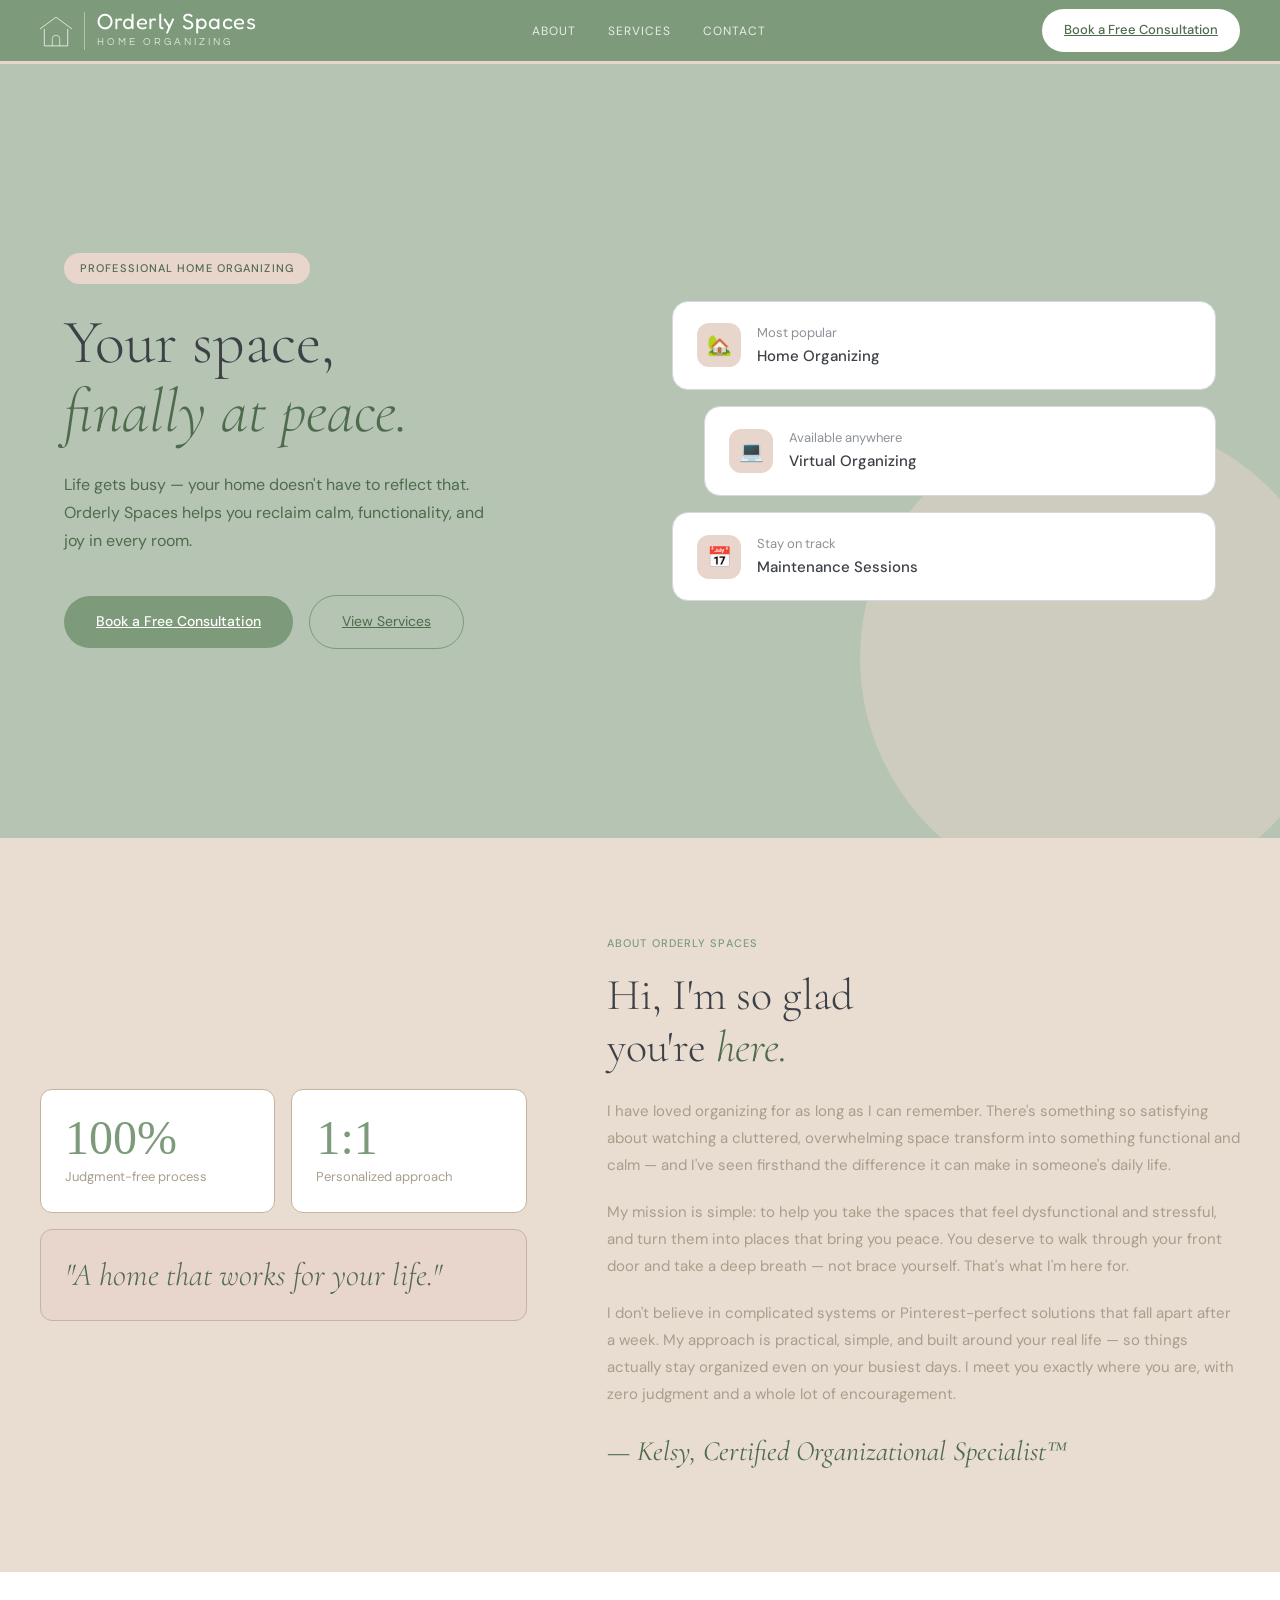
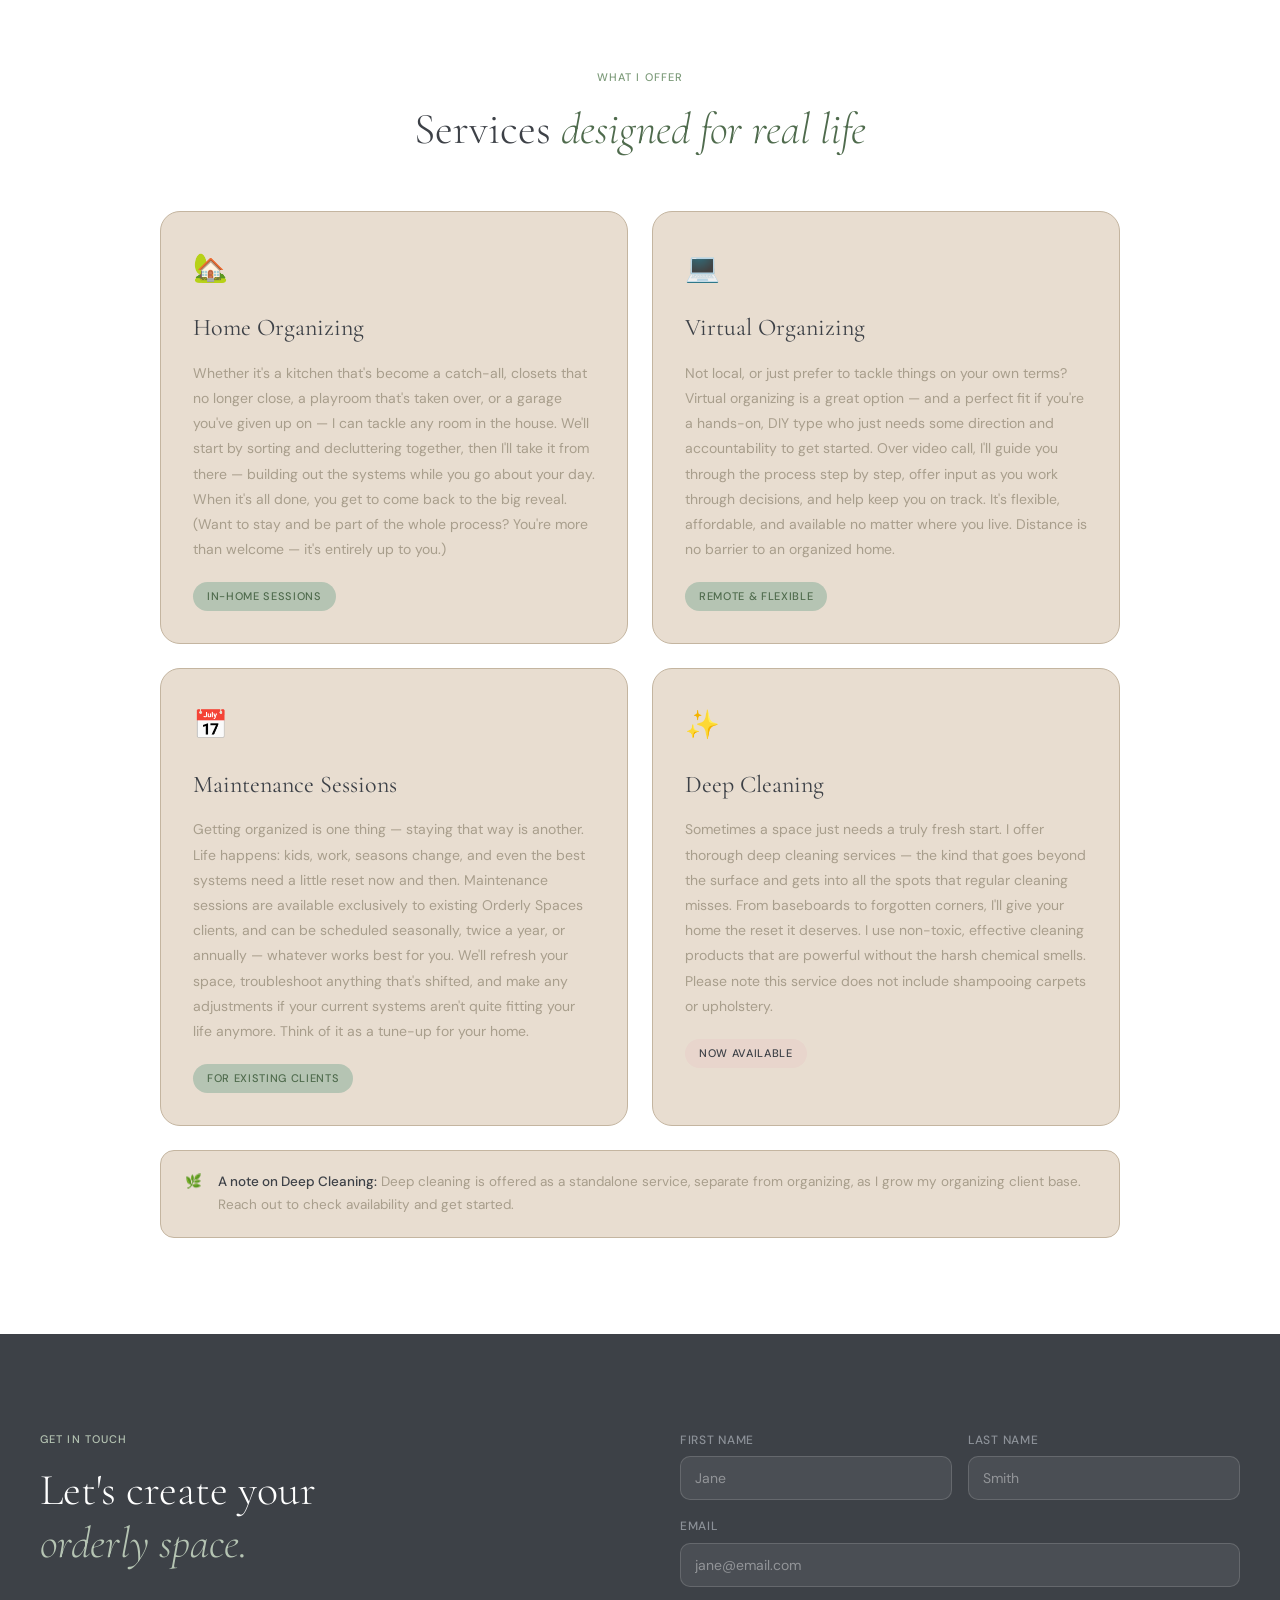
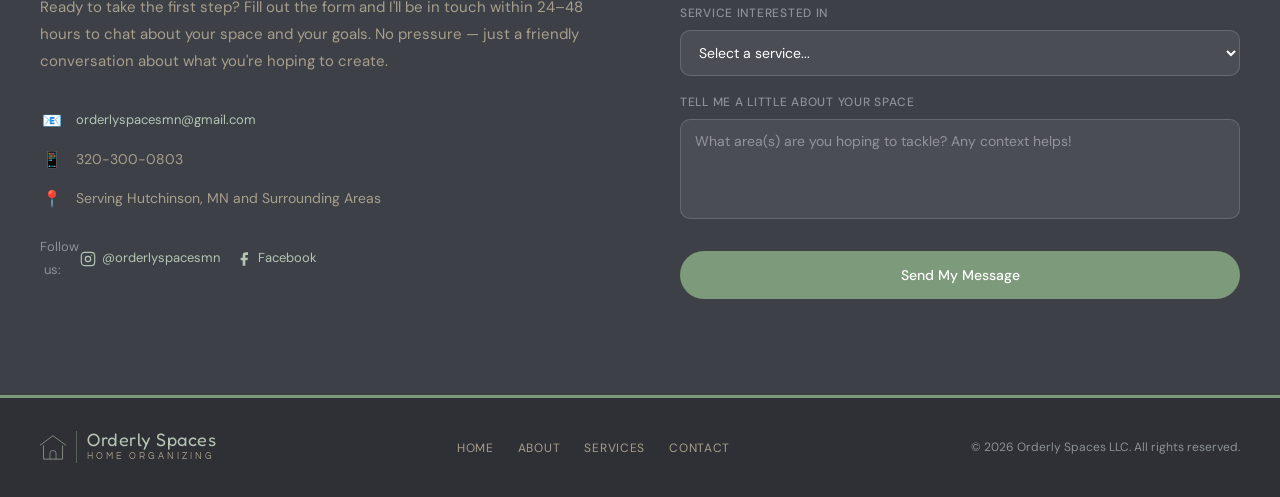
<file: index.html>
<!DOCTYPE html>
<html lang="en">
<head>
  <meta charset="UTF-8" />
  <meta name="viewport" content="width=device-width, initial-scale=1.0" />
  <meta name="description" content="Orderly Spaces offers professional home organizing, virtual organizing, and maintenance sessions. Reclaim calm and functionality in every room." />
  <title>Orderly Spaces — Professional Home Organizing</title>
  <link rel="preconnect" href="https://fonts.googleapis.com" />
  <link rel="preconnect" href="https://fonts.gstatic.com" crossorigin />
  <link rel="dns-prefetch" href="https://fonts.googleapis.com" />
  <link href="https://fonts.googleapis.com/css2?family=Cormorant+Garamond:ital,wght@0,300;0,400;0,500;1,300;1,400&family=DM+Sans:wght@300;400;500&family=Fredoka:wght@400&family=Questrial&display=swap" rel="stylesheet" />
  <link rel="stylesheet" href="styles.css" />
</head>
<body>

<!-- NAV -->
<nav aria-label="Main navigation">
  <a class="nav-logo" href="#home">
    <svg width="32" height="34" viewBox="0 0 60 64">
      <path d="M0 28 L30 6 L60 28" fill="none" stroke="white" stroke-width="1.4" stroke-linecap="round" stroke-linejoin="round"/>
      <path d="M8 28 L8 60 L52 60 L52 28" fill="none" stroke="white" stroke-width="1.4" stroke-linejoin="round"/>
      <path d="M23 60 L23 46 Q23 40 30 40 Q37 40 37 46 L37 60" fill="none" stroke="white" stroke-width="1.2" stroke-linejoin="round"/>
    </svg>
    <div class="nav-logo-divider"></div>
    <div class="nav-logo-wordmark">
      <span class="nav-logo-brand">Orderly Spaces</span>
      <span class="nav-logo-tagline">Home Organizing</span>
    </div>
  </a>
  <ul class="nav-links" id="nav-links">
    <li><a href="#about">About</a></li>
    <li><a href="#services">Services</a></li>
    <!-- <li><a href="#testimonials">Reviews</a></li> — unhide when testimonials section is live -->
    <li><a href="#contact">Contact</a></li>
  </ul>
  <a href="#contact" class="btn-nav">Book a Free Consultation</a>
  <button class="btn-menu" id="btn-menu" aria-expanded="false" aria-controls="nav-links" aria-label="Open navigation menu">
    <span></span><span></span><span></span>
  </button>
</nav>

<main>

<!-- HERO -->
<section class="hero" id="home">
  <div class="hero-bg-shape"></div>
  <div class="hero-content">
    <div class="hero-tag">Professional Home Organizing</div>
    <h1>Your space,<br><em>finally at peace.</em></h1>
    <p>Life gets busy — your home doesn't have to reflect that. Orderly Spaces helps you reclaim calm, functionality, and joy in every room.</p>
    <div class="hero-ctas">
      <a href="#contact" class="btn-primary">Book a Free Consultation</a>
      <a href="#services" class="btn-outline">View Services</a>
    </div>
  </div>
  <div class="hero-visual">
    <div class="hero-card">
      <div class="hero-card-icon">🏡</div>
      <div>
        <div class="hero-card-label">Most popular</div>
        <div class="hero-card-title">Home Organizing</div>
      </div>
    </div>
    <div class="hero-card offset">
      <div class="hero-card-icon">💻</div>
      <div>
        <div class="hero-card-label">Available anywhere</div>
        <div class="hero-card-title">Virtual Organizing</div>
      </div>
    </div>
    <div class="hero-card">
      <div class="hero-card-icon">📅</div>
      <div>
        <div class="hero-card-label">Stay on track</div>
        <div class="hero-card-title">Maintenance Sessions</div>
      </div>
    </div>
  </div>
</section>

<!-- ABOUT -->
<section class="about" id="about">
  <div class="about-visual">
    <div class="about-badges-row">
      <div class="about-badge">
        <div class="about-badge-num">100%</div>
        <div class="about-badge-label">Judgment-free process</div>
      </div>
      <div class="about-badge">
        <div class="about-badge-num">1:1</div>
        <div class="about-badge-label">Personalized approach</div>
      </div>
    </div>
    <div class="about-badge" style="background: var(--blush); border-color: var(--taupe);">
      <div style="font-family:'Cormorant Garamond',serif; font-size:32px; color:var(--sage-deep); font-style:italic; font-weight:300; line-height:1.3;">"A home that works for your life."</div>
    </div>
  </div>
  <div>
    <div class="section-eyebrow">About Orderly Spaces</div>
    <h2 class="section-title">Hi, I'm so glad<br>you're <em>here.</em></h2>
    <p>I have loved organizing for as long as I can remember. There's something so satisfying about watching a cluttered, overwhelming space transform into something functional and calm — and I've seen firsthand the difference it can make in someone's daily life.</p>
    <p>My mission is simple: to help you take the spaces that feel dysfunctional and stressful, and turn them into places that bring you peace. You deserve to walk through your front door and take a deep breath — not brace yourself. That's what I'm here for.</p>
    <p>I don't believe in complicated systems or Pinterest-perfect solutions that fall apart after a week. My approach is practical, simple, and built around your real life — so things actually stay organized even on your busiest days. I meet you exactly where you are, with zero judgment and a whole lot of encouragement.</p>
    <div class="about-signature">— Kelsy, Certified Organizational Specialist™</div>
  </div>
</section>

<!-- SERVICES -->
<section class="services" id="services">
  <div class="services-header">
    <div class="section-eyebrow">What I offer</div>
    <h2 class="section-title">Services <em>designed for real life</em></h2>
  </div>

  <div class="services-grid">
    <div class="service-card">
      <span class="service-icon">🏡</span>
      <h3>Home Organizing</h3>
      <p>Whether it's a kitchen that's become a catch-all, closets that no longer close, a playroom that's taken over, or a garage you've given up on — I can tackle any room in the house. We'll start by sorting and decluttering together, then I'll take it from there — building out the systems while you go about your day. When it's all done, you get to come back to the big reveal. (Want to stay and be part of the whole process? You're more than welcome — it's entirely up to you.)</p>
      <span class="service-tag">In-home sessions</span>
    </div>

    <div class="service-card">
      <span class="service-icon">💻</span>
      <h3>Virtual Organizing</h3>
      <p>Not local, or just prefer to tackle things on your own terms? Virtual organizing is a great option — and a perfect fit if you're a hands-on, DIY type who just needs some direction and accountability to get started. Over video call, I'll guide you through the process step by step, offer input as you work through decisions, and help keep you on track. It's flexible, affordable, and available no matter where you live. Distance is no barrier to an organized home.</p>
      <span class="service-tag">Remote &amp; flexible</span>
    </div>

    <div class="service-card">
      <span class="service-icon">📅</span>
      <h3>Maintenance Sessions</h3>
      <p>Getting organized is one thing — staying that way is another. Life happens: kids, work, seasons change, and even the best systems need a little reset now and then. Maintenance sessions are available exclusively to existing Orderly Spaces clients, and can be scheduled seasonally, twice a year, or annually — whatever works best for you. We'll refresh your space, troubleshoot anything that's shifted, and make any adjustments if your current systems aren't quite fitting your life anymore. Think of it as a tune-up for your home.</p>
      <span class="service-tag">For existing clients</span>
    </div>

    <div class="service-card">
      <span class="service-icon">✨</span>
      <h3>Deep Cleaning</h3>
      <p>Sometimes a space just needs a truly fresh start. I offer thorough deep cleaning services — the kind that goes beyond the surface and gets into all the spots that regular cleaning misses. From baseboards to forgotten corners, I'll give your home the reset it deserves. I use non-toxic, effective cleaning products that are powerful without the harsh chemical smells. Please note this service does not include shampooing carpets or upholstery.</p>
      <span class="service-tag blush">Now available</span>
    </div>
  </div>

  <div class="addon-note">
    <span>🌿</span>
    <div><strong>A note on Deep Cleaning:</strong> Deep cleaning is offered as a standalone service, separate from organizing, as I grow my organizing client base. Reach out to check availability and get started.</div>
  </div>
</section>

<!-- TESTIMONIALS — hidden until real reviews are ready; remove style="display:none" on the section to publish -->
<section class="testimonials" id="testimonials" style="display:none">
  <div class="testimonials-header">
    <div class="section-eyebrow">Client love</div>
    <h2 class="section-title">What people are <em>saying</em></h2>
  </div>

  <div class="testimonials-grid">
    <div class="testimonial-card">
      <div class="stars" aria-hidden="true">★★★★★</div>
      <span class="sr-only">5 out of 5 stars</span>
      <blockquote>"I was honestly embarrassed to have anyone see my home, but she made me feel completely at ease from the very first session. The results were beyond what I imagined."</blockquote>
      <div class="testimonial-author">Sarah M.</div>
      <div class="testimonial-location">Home Organizing client</div>
    </div>
    <div class="testimonial-card">
      <div class="stars" aria-hidden="true">★★★★★</div>
      <span class="sr-only">5 out of 5 stars</span>
      <blockquote>"I was skeptical that virtual organizing could really work, but it absolutely did. Having someone guide me through the process kept me focused in a way I never could on my own."</blockquote>
      <div class="testimonial-author">Jamie L.</div>
      <div class="testimonial-location">Virtual Organizing client</div>
    </div>
    <div class="testimonial-card">
      <div class="stars" aria-hidden="true">★★★★★</div>
      <span class="sr-only">5 out of 5 stars</span>
      <blockquote>"The maintenance sessions are what made everything stick. I finally feel like I have systems that actually work for my family instead of against us."</blockquote>
      <div class="testimonial-author">Rebekah T.</div>
      <div class="testimonial-location">Maintenance Sessions client</div>
    </div>
  </div>
  <p class="testimonials-note">Placeholder testimonials — update with real client reviews before launch ✦</p>
</section>

<!-- CONTACT -->
<section class="contact" id="contact">
  <div>
    <div class="section-eyebrow">Get in touch</div>
    <h2 class="section-title">Let's create your<br><em>orderly space.</em></h2>
    <p class="contact-lead">Ready to take the first step? Fill out the form and I'll be in touch within 24–48 hours to chat about your space and your goals. No pressure — just a friendly conversation about what you're hoping to create.</p>
    <div class="contact-info-row"><span aria-hidden="true">📧</span><span><a href="mailto:Hello@orderlyspacesllc.com" target="_blank" rel="noopener noreferrer" style="display:flex; align-items:center; gap:6px; text-decoration:none; color: var(--sage-light); font-size:13px;">orderlyspacesmn@gmail.com</a></span></div>
    <div class="contact-info-row"><span aria-hidden="true">📱</span><span>320-300-0803</span></div>
    <div class="contact-info-row"><span aria-hidden="true">📍</span><span>Serving Hutchinson, MN and Surrounding Areas</span></div>
    <div class="contact-info-row" style="margin-top: 1.5rem; align-items: center; gap: 1rem;">
      <span style="font-size:13px; color: var(--slate-gray);">Follow us:</span>
      <a href="https://instagram.com/orderlyspacesmn" target="_blank" rel="noopener noreferrer" style="display:flex; align-items:center; gap:6px; text-decoration:none; color: var(--sage-light); font-size:13px;">
        <svg width="16" height="16" viewBox="0 0 24 24" fill="none" stroke="currentColor" stroke-width="1.8" stroke-linecap="round" stroke-linejoin="round" aria-hidden="true"><rect x="2" y="2" width="20" height="20" rx="5" ry="5"/><circle cx="12" cy="12" r="4"/><circle cx="17.5" cy="6.5" r="0.8" fill="currentColor" stroke="none"/></svg>
        @orderlyspacesmn
      </a>
      <a href="https://facebook.com/orderlyspacesmn" target="_blank" rel="noopener noreferrer" style="display:flex; align-items:center; gap:6px; text-decoration:none; color: var(--sage-light); font-size:13px;">
        <svg width="16" height="16" viewBox="0 0 24 24" fill="currentColor" aria-hidden="true"><path d="M18 2h-3a5 5 0 0 0-5 5v3H7v4h3v8h4v-8h3l1-4h-4V7a1 1 0 0 1 1-1h3z"/></svg>
        Facebook
      </a>
    </div>
  </div>

  <form class="contact-form" id="contact-form" aria-label="Contact form"
        action="https://formspree.io/f/xeepaqgg" method="POST" novalidate>
    <div class="form-row">
      <div class="form-group">
        <label for="first-name">First name</label>
        <input id="first-name" name="first-name" type="text" placeholder="Jane" autocomplete="given-name" required />
      </div>
      <div class="form-group">
        <label for="last-name">Last name</label>
        <input id="last-name" name="last-name" type="text" placeholder="Smith" autocomplete="family-name" />
      </div>
    </div>
    <div class="form-group">
      <label for="email">Email</label>
      <input id="email" name="email" type="email" placeholder="jane@email.com" autocomplete="email" required />
    </div>
    <div class="form-group">
      <label for="service">Service interested in</label>
      <select id="service" name="service" required>
        <option value="">Select a service...</option>
        <option value="home-organizing">Home Organizing</option>
        <option value="virtual-organizing">Virtual Organizing</option>
        <option value="maintenance">Maintenance Sessions</option>
        <option value="deep-cleaning">Deep Cleaning</option>
        <option value="unsure">Not sure — let's talk!</option>
      </select>
    </div>
    <div class="form-group">
      <label for="message">Tell me a little about your space</label>
      <textarea id="message" name="message" placeholder="What area(s) are you hoping to tackle? Any context helps!"></textarea>
    </div>
    <button type="submit" class="btn-submit">Send My Message</button>
  </form>
</section>

</main>

<!-- FOOTER -->
<footer>
  <div class="footer-logo">
    <svg width="26" height="28" viewBox="0 0 60 64">
      <path d="M0 28 L30 6 L60 28" fill="none" stroke="#B5C4B3" stroke-width="1.4" stroke-linecap="round" stroke-linejoin="round"/>
      <path d="M8 28 L8 60 L52 60 L52 28" fill="none" stroke="#B5C4B3" stroke-width="1.4" stroke-linejoin="round"/>
      <path d="M23 60 L23 46 Q23 40 30 40 Q37 40 37 46 L37 60" fill="none" stroke="#B5C4B3" stroke-width="1.2" stroke-linejoin="round"/>
    </svg>
    <div class="footer-logo-divider"></div>
    <div class="footer-logo-wordmark">
      <span class="footer-logo-brand">Orderly Spaces</span>
      <span class="footer-logo-tagline">Home Organizing</span>
    </div>
  </div>
  <ul class="footer-links">
    <li><a href="#home">Home</a></li>
    <li><a href="#about">About</a></li>
    <li><a href="#services">Services</a></li>
    <li><a href="#contact">Contact</a></li>
  </ul>
  <p class="footer-copy">© 2026 Orderly Spaces LLC. All rights reserved.</p>
</footer>

<script type="module" src="main.js"></script>

</body>
</html>
</file>
<file: styles.css>
* { margin: 0; padding: 0; box-sizing: border-box; }

:root {
  --sage:       #7D9B7A;
  --sage-light: #B5C4B3;
  --sage-deep:  #4F6B4D;
  --blush:      #E8D5CC;
  --linen:      #E8DDD0;
  --warm-sand:  #C8A882;
  --mist-blue:  #7B9DAB;
  --taupe:      #C4B5A0;
  --warm-gray:  #A89E8C;
  --slate-gray: #8C9198;
  --gray-light: #D4D7DC;
  --charcoal:   #3D4147;
}

body {
  font-family: 'DM Sans', sans-serif;
  background: var(--linen);
  color: var(--charcoal);
  font-size: 15px;
  line-height: 1.7;
  overflow-x: hidden;
}

/* NAV */
nav {
  position: sticky; top: 0; z-index: 100;
  background: var(--sage);
  border-bottom: 3px solid var(--blush);
  padding: 0 2.5rem;
  display: flex; align-items: center; justify-content: space-between;
  height: 64px;
}

.nav-logo { display: flex; align-items: center; gap: 12px; text-decoration: none; }
.nav-logo-divider { width: 1px; height: 38px; background: rgba(255,255,255,0.4); flex-shrink: 0; }
.nav-logo-wordmark { display: flex; flex-direction: column; align-items: flex-start; gap: 2px; }
.nav-logo-brand { font-family: 'Fredoka', sans-serif; font-size: 22px; font-weight: 400; color: white; line-height: 1; letter-spacing: 0.5px; }
.nav-logo-tagline { font-family: 'Questrial', sans-serif; font-size: 10px; color: rgba(255,255,255,0.75); letter-spacing: 3px; text-transform: uppercase; }

.nav-links { display: flex; gap: 2rem; list-style: none; }
.nav-links a {
  text-decoration: none; font-size: 12px; font-weight: 400;
  letter-spacing: 0.08em; text-transform: uppercase;
  color: rgba(255,255,255,0.82); transition: color 0.2s;
}
.nav-links a:hover { color: white; }

.btn-nav {
  background: white; color: var(--sage-deep); border: none;
  padding: 10px 22px; border-radius: 40px;
  font-family: 'DM Sans', sans-serif; font-size: 13px; font-weight: 500;
  cursor: pointer; transition: background 0.2s;
}
.btn-nav:hover { background: var(--linen); }

section { padding: 6rem 2.5rem; }

/* HERO */
.hero {
  min-height: 86vh;
  display: grid; grid-template-columns: 1fr 1fr;
  gap: 4rem; align-items: center;
  padding: 5rem 4rem;
  background: var(--sage-light);
  position: relative; overflow: hidden;
}

.hero-bg-shape {
  position: absolute; right: -60px; bottom: -60px;
  width: 480px; height: 480px; border-radius: 50%;
  background: var(--blush); opacity: 0.45; z-index: 0;
}

.hero-content { position: relative; z-index: 1; }

.hero-tag {
  display: inline-block;
  background: var(--blush); color: var(--sage-deep);
  font-size: 11px; font-weight: 500; letter-spacing: 0.1em;
  text-transform: uppercase; padding: 6px 16px;
  border-radius: 40px; margin-bottom: 1.5rem;
}

.hero h1 {
  font-family: 'Cormorant Garamond', serif;
  font-size: 62px; font-weight: 300; line-height: 1.12;
  color: var(--charcoal); margin-bottom: 1.5rem;
}
.hero h1 em { font-style: italic; color: var(--sage-deep); }

.hero p {
  font-size: 16px; color: var(--sage-deep);
  max-width: 420px; margin-bottom: 2.5rem; line-height: 1.75;
}

.hero-ctas { display: flex; gap: 1rem; align-items: center; }

.btn-primary {
  background: var(--sage); color: white; border: none;
  padding: 14px 32px; border-radius: 40px;
  font-family: 'DM Sans', sans-serif; font-size: 14px; font-weight: 500;
  cursor: pointer; transition: background 0.2s;
}
.btn-primary:hover { background: var(--sage-deep); }

.btn-outline {
  background: transparent; color: var(--sage-deep);
  border: 1.5px solid var(--sage); padding: 14px 32px;
  border-radius: 40px; font-family: 'DM Sans', sans-serif;
  font-size: 14px; cursor: pointer; transition: all 0.2s;
}
.btn-outline:hover { background: white; }

.hero-visual { position: relative; z-index: 1; display: flex; flex-direction: column; gap: 1rem; }

.hero-card {
  background: white; border: 0.5px solid var(--gray-light);
  border-radius: 16px; padding: 1.25rem 1.5rem;
  display: flex; align-items: center; gap: 1rem;
}

.hero-card-icon {
  width: 44px; height: 44px; border-radius: 12px;
  background: var(--blush); display: flex; align-items: center;
  justify-content: center; font-size: 20px; flex-shrink: 0;
}

.hero-card-label { font-size: 13px; color: var(--slate-gray); }
.hero-card-title { font-size: 15px; font-weight: 500; color: var(--charcoal); }
.hero-card.offset { margin-left: 2rem; }

/* ABOUT */
.about {
  background: var(--linen);
  display: grid; grid-template-columns: 1fr 1.3fr;
  gap: 5rem; align-items: center;
}

.about-badges-row { display: grid; grid-template-columns: 1fr 1fr; gap: 1rem; width: 100%; margin-bottom: 1rem; }

.about-badge {
  background: white; border: 0.5px solid var(--taupe);
  border-radius: 12px; padding: 1.5rem; width: 100%;
}

.about-badge-num {
  font-family: 'DM Serif Display', serif;
  font-size: 48px; font-weight: 400; color: var(--sage); line-height: 1;
}
.about-badge-label { font-size: 13px; color: var(--warm-gray); margin-top: 4px; }

.section-eyebrow {
  font-size: 11px; font-weight: 500; letter-spacing: 0.1em;
  text-transform: uppercase; color: var(--sage); margin-bottom: 1rem;
}

.section-title {
  font-family: 'Cormorant Garamond', serif;
  font-size: 44px; font-weight: 300; line-height: 1.2;
  color: var(--charcoal); margin-bottom: 1.5rem;
}
.section-title em { font-style: italic; color: var(--sage-deep); }

.about p { color: var(--warm-gray); margin-bottom: 1.25rem; font-size: 15px; line-height: 1.8; }

.about-signature {
  font-family: 'Cormorant Garamond', serif;
  font-size: 28px; font-style: italic; color: var(--sage-deep); margin-top: 0.5rem;
}

/* SERVICES */
.services { background: white; }
.services-header { text-align: center; margin-bottom: 3.5rem; }

.services-grid {
  display: grid; grid-template-columns: 1fr 1fr;
  gap: 1.5rem; max-width: 960px; margin: 0 auto;
}

.service-card {
  background: var(--linen); border: 0.5px solid var(--taupe);
  border-radius: 20px; padding: 2rem;
  transition: border-color 0.2s;
  position: relative; overflow: hidden;
}
.service-card:hover { border-color: var(--sage); }
.service-card::before {
  content: ''; position: absolute; top: 0; left: 0; right: 0;
  height: 4px; background: var(--blush); opacity: 0; transition: opacity 0.2s;
}
.service-card:hover::before { opacity: 1; }

.service-icon { font-size: 28px; margin-bottom: 1rem; display: block; }

.service-card h3 {
  font-family: 'Cormorant Garamond', serif;
  font-size: 24px; font-weight: 400; color: var(--charcoal); margin-bottom: 0.75rem;
}
.service-card p { font-size: 14px; color: var(--warm-gray); line-height: 1.8; }

.service-tag {
  display: inline-block; margin-top: 1.25rem;
  font-size: 11px; font-weight: 500; letter-spacing: 0.06em; text-transform: uppercase;
  color: var(--sage-deep); padding: 5px 14px;
  background: var(--sage-light); border-radius: 40px;
}
.service-tag.blush { color: var(--charcoal); background: var(--blush); }

.addon-note {
  max-width: 960px; margin: 1.5rem auto 0;
  background: var(--linen); border: 0.5px solid var(--taupe);
  border-radius: 14px; padding: 1.25rem 1.5rem;
  display: flex; align-items: flex-start; gap: 1rem;
  font-size: 13.5px; color: var(--warm-gray); line-height: 1.7;
}
.addon-note strong { color: var(--charcoal); font-weight: 500; }

/* TESTIMONIALS */
.testimonials { background: var(--sage-light); }
.testimonials-header { text-align: center; margin-bottom: 3.5rem; }

.testimonials-grid {
  display: grid; grid-template-columns: 1fr 1fr 1fr;
  gap: 1.25rem; max-width: 1000px; margin: 0 auto;
}

.testimonial-card {
  background: white; border: 0.5px solid var(--gray-light);
  border-radius: 16px; padding: 1.75rem;
}

.stars { color: var(--warm-sand); font-size: 15px; letter-spacing: 2px; margin-bottom: 1rem; }

.testimonial-card blockquote {
  font-family: 'Cormorant Garamond', serif;
  font-size: 17px; font-style: italic; font-weight: 300;
  color: var(--charcoal); line-height: 1.65; margin-bottom: 1.25rem;
}

.testimonial-author { font-size: 13px; font-weight: 500; color: var(--charcoal); }
.testimonial-location { font-size: 12px; color: var(--slate-gray); margin-top: 2px; }
.testimonials-note { text-align: center; margin-top: 2rem; font-size: 13px; color: var(--sage-deep); font-style: italic; }

/* CONTACT */
.contact {
  background: var(--charcoal);
  display: grid; grid-template-columns: 1fr 1fr;
  gap: 5rem; align-items: start;
}

.contact .section-eyebrow { color: var(--sage-light); }
.contact .section-title { color: white; }
.contact .section-title em { color: var(--sage-light); }
.contact-lead { color: var(--warm-gray); font-size: 15px; line-height: 1.8; margin-bottom: 2rem; }

.contact-info-row {
  display: flex; gap: 0.75rem; align-items: center;
  margin-bottom: 0.75rem; font-size: 14px; color: var(--warm-gray);
}
.contact-info-row span:first-child { font-size: 16px; width: 24px; text-align: center; }

.contact-form { display: flex; flex-direction: column; gap: 1rem; }
.form-row { display: grid; grid-template-columns: 1fr 1fr; gap: 1rem; }

.form-group label {
  display: block; font-size: 12px; font-weight: 500;
  letter-spacing: 0.06em; text-transform: uppercase;
  color: var(--slate-gray); margin-bottom: 0.4rem;
}

.form-group input,
.form-group select,
.form-group textarea {
  width: 100%; background: rgba(255,255,255,0.07);
  border: 0.5px solid rgba(255,255,255,0.15); border-radius: 10px;
  padding: 12px 14px; font-family: 'DM Sans', sans-serif;
  font-size: 14px; color: white; outline: none; transition: border-color 0.2s;
}
.form-group input:focus,
.form-group select:focus,
.form-group textarea:focus { border-color: var(--sage-light); }
.form-group select option { background: var(--charcoal); color: white; }
.form-group textarea { resize: none; height: 100px; }

.btn-submit {
  background: var(--sage); color: white; border: none;
  padding: 15px 32px; border-radius: 40px;
  font-family: 'DM Sans', sans-serif; font-size: 14px; font-weight: 500;
  cursor: pointer; transition: background 0.2s; width: 100%; margin-top: 0.5rem;
}
.btn-submit:hover { background: var(--sage-deep); }

/* FOOTER */
footer {
  background: #2e3035; padding: 2rem 2.5rem;
  display: flex; align-items: center; justify-content: space-between;
  border-top: 3px solid var(--sage);
}
.footer-logo { display: flex; align-items: center; gap: 10px; }
.footer-logo-divider { width: 1px; height: 32px; background: var(--sage); opacity: 0.5; flex-shrink: 0; }
.footer-logo-wordmark { display: flex; flex-direction: column; gap: 1px; }
.footer-logo-brand { font-family: 'Fredoka', sans-serif; font-size: 18px; font-weight: 400; color: var(--sage-light); line-height: 1; letter-spacing: 0.5px; }
.footer-logo-tagline { font-family: 'Questrial', sans-serif; font-size: 9px; color: var(--warm-gray); letter-spacing: 3px; text-transform: uppercase; }
.footer-links { display: flex; gap: 1.5rem; list-style: none; }
.footer-links a {
  text-decoration: none; font-size: 12px; letter-spacing: 0.06em;
  text-transform: uppercase; color: var(--warm-gray); transition: color 0.2s;
}
.footer-links a:hover { color: var(--sage-light); }
.footer-copy { font-size: 12px; color: var(--slate-gray); }

/* UTILITIES */
.sr-only {
  position: absolute; width: 1px; height: 1px;
  padding: 0; margin: -1px; overflow: hidden;
  clip: rect(0,0,0,0); white-space: nowrap; border: 0;
}

/* FOCUS */
:focus-visible {
  outline: 2px solid var(--sage);
  outline-offset: 3px;
  border-radius: 4px;
}

/* PLACEHOLDER — dark contact form */
.contact .form-group input::placeholder,
.contact .form-group select::placeholder,
.contact .form-group textarea::placeholder {
  color: rgba(255,255,255,0.4);
}

/* CONTAINER QUERIES — services and testimonials grids */
.services { container-type: inline-size; }
.testimonials { container-type: inline-size; }

@container (max-width: 640px) {
  .services-grid { grid-template-columns: 1fr; }
}

@container (max-width: 640px) {
  .testimonials-grid { grid-template-columns: 1fr; }
}

/* MOBILE NAV TOGGLE */
.btn-menu {
  display: none;
  flex-direction: column; justify-content: center; gap: 5px;
  width: 36px; height: 36px; padding: 6px;
  background: transparent; border: none; cursor: pointer;
}
.btn-menu span {
  display: block; height: 2px; width: 100%;
  background: white; border-radius: 2px; transition: all 0.2s;
}

/* FORM SUCCESS */
.form-success {
  display: flex; flex-direction: column; justify-content: center;
  align-items: center; text-align: center;
  min-height: 200px; gap: 0.75rem;
}
.form-success-heading {
  font-family: 'Cormorant Garamond', serif;
  font-size: 28px; font-weight: 300; color: white;
}
.form-success p { color: var(--warm-gray); font-size: 15px; }
.form-error { color: #c0392b; font-size: 14px; margin-top: 0.5rem; }

/* RESPONSIVE */
@media (max-width: 768px) {
  .hero, .about, .contact { grid-template-columns: 1fr; gap: 2.5rem; padding: 4rem 1.5rem; }
  .hero { min-height: auto; }
  .hero h1 { font-size: 42px; }
  .hero-bg-shape { display: none; }
  nav { padding: 0 1.5rem; }
  .btn-menu { display: flex; }
  .btn-nav { display: none; }
  .nav-links { display: none; }
  .nav-links.nav-open {
    display: flex; flex-direction: column; gap: 0;
    position: absolute; top: 64px; left: 0; right: 0;
    background: var(--sage); padding: 1rem 1.5rem;
    border-bottom: 3px solid var(--blush);
  }
  .nav-links.nav-open a { padding: 0.75rem 0; font-size: 14px; }
  footer { flex-direction: column; gap: 1rem; text-align: center; }
  .footer-links { flex-wrap: wrap; justify-content: center; }
}
</file>
